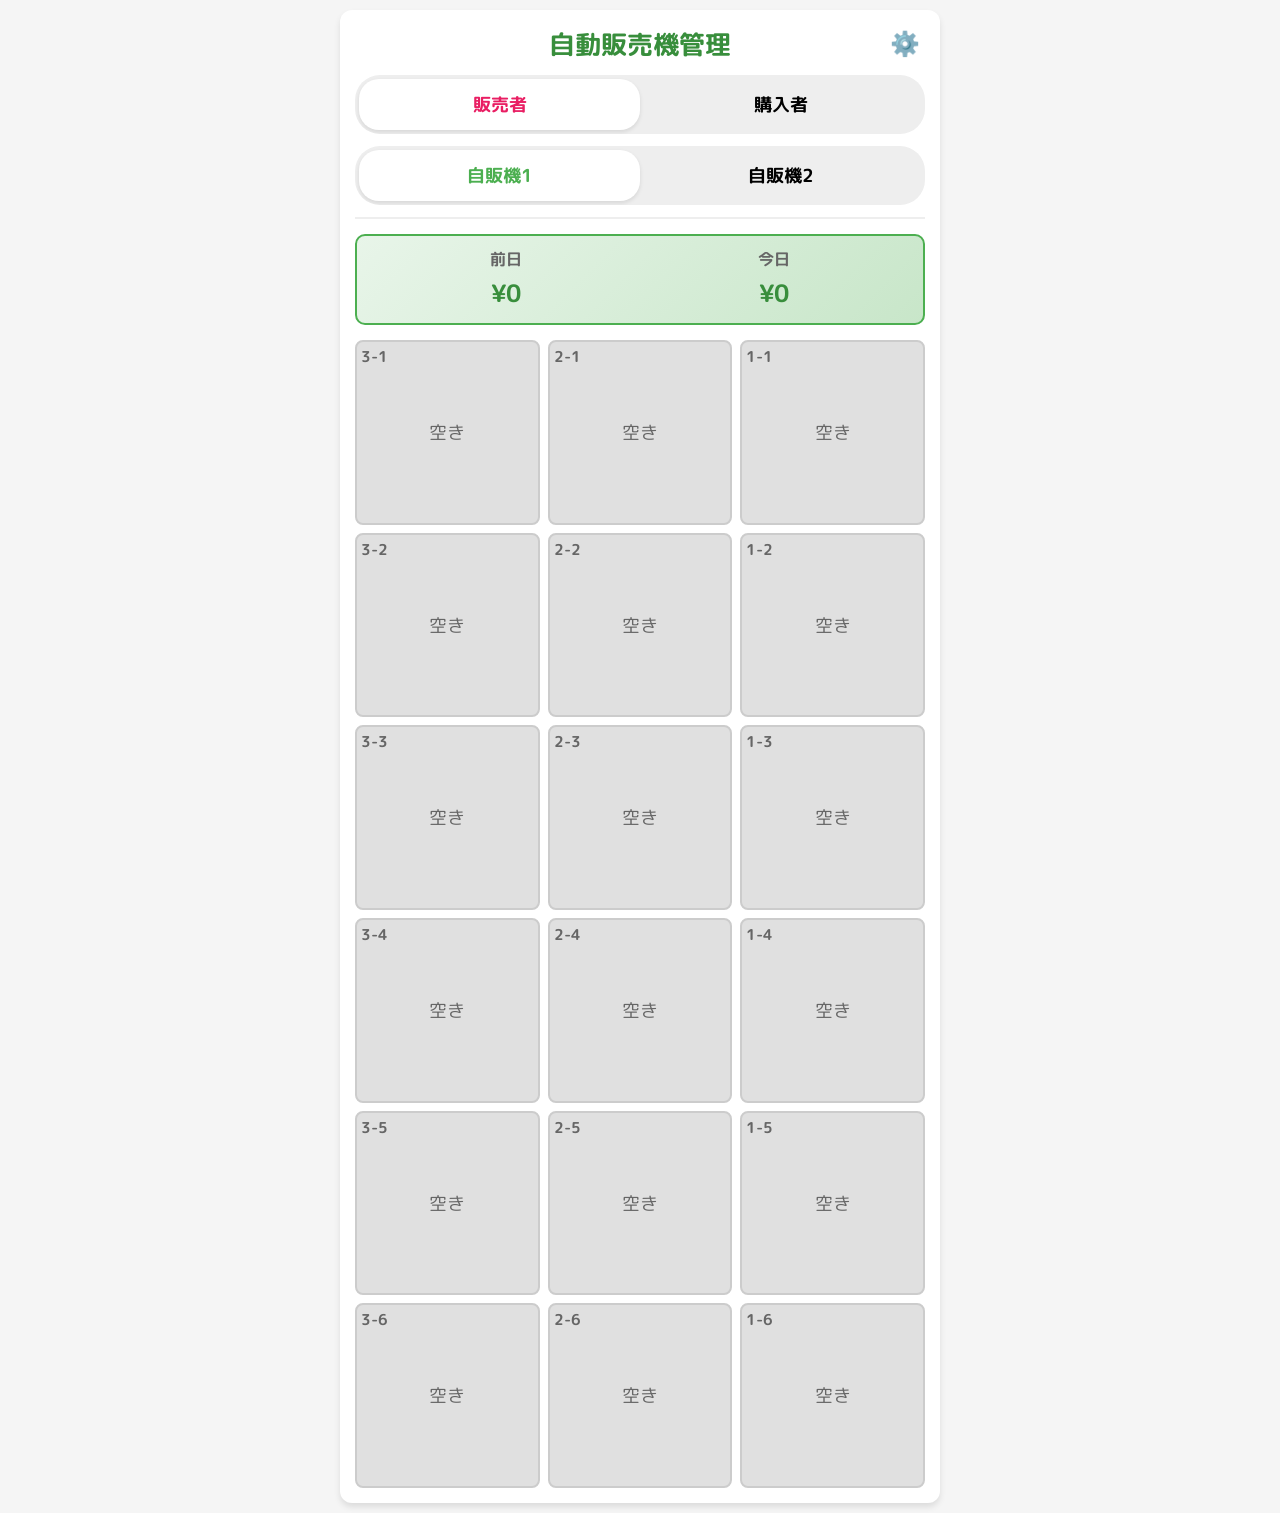
<file: jihanki_standalone.html>
<!DOCTYPE html>
<html lang="ja">

<head>
    <meta charset="UTF-8">
    <meta name="viewport" content="width=device-width, initial-scale=1.0, user-scalable=no">
    <title>自動販売機管理</title>
    <link rel="preconnect" href="https://fonts.googleapis.com">
    <link rel="preconnect" href="https://fonts.gstatic.com" crossorigin>
    <link href="https://fonts.googleapis.com/css2?family=M+PLUS+Rounded+1c:wght@400;700&display=swap" rel="stylesheet">
    <style>
        :root {
            --primary-color: #4CAF50;
            --primary-dark: #388E3C;
            --secondary-color: #8BC34A;
            --accent-color: #FFC107;
            --danger-color: #f44336;
            --text-color: #333;
            --bg-color: #f5f5f5;
            --locker-bg: #fff;
            --locker-empty: #e0e0e0;
            --locker-border: #ccc;
            --shadow: 0 4px 6px rgba(0, 0, 0, 0.1);
            --radius: 12px;
        }

        * {
            box-sizing: border-box;
            -webkit-tap-highlight-color: transparent;
        }

        html {
            -webkit-text-size-adjust: 100%;
        }

        body {
            font-family: 'M PLUS Rounded 1c', sans-serif;
            background-color: var(--bg-color);
            color: var(--text-color);
            margin: 0;
            padding: 10px;
            display: flex;
            justify-content: center;
            min-height: 100vh;
            min-height: -webkit-fill-available;
        }

        #app {
            width: 100%;
            max-width: 600px;
            background: white;
            padding: 15px;
            border-radius: var(--radius);
            box-shadow: var(--shadow);
        }

        .activity-warning {
            background: #fff3e0;
            color: #ef6c00;
            padding: 8px;
            text-align: center;
            font-weight: bold;
            border-radius: 8px;
            border: 1px solid #ffe0b2;
            margin-bottom: 5px;
            animation: blink 2s infinite;
        }

        @keyframes blink {
            0% {
                opacity: 1;
            }

            50% {
                opacity: 0.6;
            }

            100% {
                opacity: 1;
            }
        }

        .app-header {
            display: flex;
            flex-direction: column;
            gap: 12px;
            margin-bottom: 15px;
            position: relative;
            border-bottom: 2px solid #eee;
            padding-bottom: 12px;
        }

        /* 縦向き固定の警告表示 */
        #orientation-warning {
            display: none;
            position: fixed;
            top: 0;
            left: 0;
            width: 100%;
            height: 100%;
            background: rgba(255, 255, 255, 0.98);
            z-index: 10000;
            flex-direction: column;
            justify-content: center;
            align-items: center;
            text-align: center;
            padding: 20px;
        }

        #orientation-warning .icon {
            font-size: 60px;
            margin-bottom: 20px;
            animation: rotate-hint 2s infinite;
        }

        @keyframes rotate-hint {
            0% {
                transform: rotate(0deg);
            }

            50% {
                transform: rotate(-90deg);
            }

            100% {
                transform: rotate(0deg);
            }
        }

        #orientation-warning p {
            font-weight: bold;
            font-size: 1.2rem;
            color: var(--primary-dark);
        }

        /* JS制御に変更するためメディアクエリ削除 */
        #orientation-warning {
            /* 基本スタイルは維持、表示はJSで制御 */
        }

        .app-header h1 {
            margin: 0;
            text-align: center;
            font-size: 1.6rem;
            color: var(--primary-dark);
        }

        .mode-switch,
        .machine-switch {
            display: flex;
            background: #eee;
            padding: 4px;
            border-radius: 25px;
            overflow-x: auto;
            -webkit-overflow-scrolling: touch;
        }

        .mode-btn,
        .machine-tab {
            flex: 1;
            min-width: 70px;
            border: none;
            background: transparent;
            padding: 12px 10px;
            border-radius: 20px;
            cursor: pointer;
            font-weight: bold;
            font-family: inherit;
            transition: all 0.2s;
            font-size: 1.1rem;
            white-space: nowrap;
        }

        .mode-btn.active,
        .machine-tab.active {
            background: white;
            box-shadow: 0 2px 4px rgba(0, 0, 0, 0.1);
            color: var(--primary-color);
        }

        .mode-btn.active#mode-seller {
            color: #E91E63;
        }

        .icon-btn {
            position: absolute;
            top: 0;
            right: 0;
            background: none;
            border: none;
            font-size: 1.5rem;
            cursor: pointer;
            padding: 5px;
        }

        .sales-summary {
            display: flex;
            justify-content: space-around;
            background: linear-gradient(135deg, #E8F5E9, #C8E6C9);
            border-radius: 10px;
            padding: 12px 15px;
            margin-bottom: 15px;
            border: 2px solid var(--primary-color);
        }

        .sales-summary.hidden {
            display: none;
        }

        .copy-mode-indicator {
            margin-bottom: 15px;
        }

        .sales-summary-item {
            display: flex;
            flex-direction: column;
            align-items: center;
            gap: 4px;
        }

        .sales-label {
            font-size: 1rem;
            color: #666;
            font-weight: bold;
        }

        .sales-amount {
            font-size: 1.5rem;
            font-weight: bold;
            color: var(--primary-dark);
        }

        .bulk-purchase-area {
            margin-bottom: 15px;
        }

        .bulk-purchase-area.hidden {
            display: none;
        }

        .locker-grid {
            display: grid;
            grid-template-columns: repeat(3, 1fr);
            gap: 8px;
        }

        .locker {
            aspect-ratio: 1;
            background: var(--locker-empty);
            border: 2px solid var(--locker-border);
            border-radius: 8px;
            display: flex;
            flex-direction: column;
            align-items: center;
            justify-content: center;
            cursor: pointer;
            padding: 5px;
            transition: transform 0.1s;
            user-select: none;
            position: relative;
            min-height: 90px;
        }

        .locker:active {
            transform: scale(0.95);
        }

        .locker.locked {
            background: #E8F5E9;
            border-color: var(--primary-color);
        }

        .locker-id {
            position: absolute;
            top: 4px;
            left: 4px;
            font-size: 0.95rem;
            font-weight: bold;
            color: #666;
        }

        .locker-product {
            font-weight: bold;
            font-size: 1.15rem;
            margin-bottom: 4px;
            text-align: center;
            word-break: break-all;
        }

        .locker-price {
            background: var(--primary-color);
            color: white;
            padding: 3px 8px;
            border-radius: 10px;
            font-size: 1rem;
        }

        .locker-status {
            color: #666;
            font-size: 1.1rem;
        }

        .modal {
            display: flex;
            position: fixed;
            top: 0;
            left: 0;
            width: 100%;
            height: 100%;
            background: rgba(0, 0, 0, 0.5);
            z-index: 100;
            justify-content: center;
            align-items: flex-start;
            padding-top: 20px;
            opacity: 1;
            transition: opacity 0.2s;
            overflow-y: auto;
        }

        .modal.hidden {
            display: none;
            opacity: 0;
            pointer-events: none;
        }

        .modal-content {
            background: white;
            padding: 20px;
            border-radius: var(--radius);
            width: 95%;
            max-width: 400px;
            position: relative;
            margin-bottom: 20px;
        }

        .modal-content.large-modal {
            max-width: 500px;
        }

        .close-modal {
            position: absolute;
            top: 12px;
            right: 15px;
            font-size: 1.5rem;
            cursor: pointer;
            color: #666;
            padding: 5px;
        }

        h2 {
            margin-top: 0;
            color: var(--primary-dark);
            border-bottom: 2px solid #eee;
            padding-bottom: 10px;
            font-size: 1.2rem;
        }

        .action-btn {
            width: 100%;
            padding: 16px;
            border: none;
            border-radius: 8px;
            font-size: 1.15rem;
            font-weight: bold;
            cursor: pointer;
            margin-top: 10px;
            font-family: inherit;
            touch-action: manipulation;
        }

        .action-btn:disabled {
            background: #ccc;
            cursor: not-allowed;
        }

        .action-btn.primary {
            background: var(--secondary-color);
            color: #fff;
        }

        .action-btn.success {
            background: var(--primary-color);
            color: #fff;
        }

        .action-btn.warning {
            background: var(--accent-color);
            color: #333;
        }

        .action-btn.danger {
            background: var(--danger-color);
            color: #fff;
        }

        .price-display {
            font-size: 1.8rem;
            font-weight: bold;
            color: var(--primary-dark);
            text-align: center;
            margin: 10px 0;
        }

        .selected-price {
            text-align: center;
            font-size: 1.1rem;
            margin: 10px 0;
        }

        .selected-price span {
            font-weight: bold;
            color: var(--primary-dark);
            font-size: 1.3rem;
        }

        .price-button-grid {
            display: grid;
            grid-template-columns: repeat(3, 1fr);
            gap: 8px;
            margin: 10px 0;
        }

        .price-btn {
            padding: 15px 10px;
            border: 2px solid var(--primary-color);
            border-radius: 8px;
            background: white;
            color: var(--primary-color);
            font-size: 1.1rem;
            font-weight: bold;
            cursor: pointer;
            font-family: inherit;
            transition: all 0.15s;
        }

        .price-btn:active,
        .price-btn.selected {
            background: var(--primary-color);
            color: white;
        }

        .preset-grid {
            display: grid;
            grid-template-columns: repeat(2, 1fr);
            gap: 8px;
            margin: 10px 0;
        }

        .preset-btn {
            padding: 12px 8px;
            border: 1px solid #ddd;
            border-radius: 8px;
            background: white;
            cursor: pointer;
            font-family: inherit;
            font-size: 0.95rem;
            transition: background 0.2s;
        }

        .preset-btn:active {
            background: #f0f0f0;
        }

        .preset-btn.selected {
            background: var(--primary-color);
            color: white;
            border-color: var(--primary-color);
        }

        .custom-input-area input,
        .add-preset-form input {
            width: 100%;
            padding: 12px;
            border: 1px solid #ddd;
            border-radius: 6px;
            font-family: inherit;
            font-size: 1rem;
            margin-top: 8px;
        }

        .tabs {
            display: flex;
            gap: 5px;
            margin-bottom: 15px;
            border-bottom: 1px solid #ddd;
            overflow-x: auto;
            -webkit-overflow-scrolling: touch;
        }

        .tab-btn {
            padding: 8px 10px;
            border: none;
            background: none;
            cursor: pointer;
            font-family: inherit;
            opacity: 0.6;
            border-bottom: 3px solid transparent;
            white-space: nowrap;
            font-size: 0.9rem;
        }

        .tab-btn.active {
            opacity: 1;
            border-bottom-color: var(--primary-color);
            font-weight: bold;
        }

        .tab-content {
            display: none;
        }

        .tab-content.active {
            display: block;
        }

        .machine-actions {
            display: flex;
            flex-direction: column;
            gap: 10px;
            margin-top: 15px;
        }

        .sales-controls {
            display: flex;
            justify-content: space-between;
            align-items: center;
            margin-bottom: 10px;
            flex-wrap: wrap;
            gap: 10px;
        }

        .sales-controls select {
            padding: 8px;
            border-radius: 6px;
            border: 1px solid #ddd;
            font-family: inherit;
        }

        .sales-list-container {
            max-height: 250px;
            overflow-y: auto;
            border: 1px solid #eee;
            border-radius: 6px;
            -webkit-overflow-scrolling: touch;
        }

        #sales-table {
            width: 100%;
            border-collapse: collapse;
            font-size: 0.85rem;
        }

        #sales-table th,
        #sales-table td {
            padding: 8px 6px;
            text-align: left;
            border-bottom: 1px solid #eee;
        }

        #sales-table th {
            background: #f9f9f9;
        }

        .delete-record-btn {
            background: #ffebee;
            color: var(--danger-color);
            border: none;
            padding: 5px 8px;
            border-radius: 4px;
            cursor: pointer;
            font-size: 0.8rem;
        }

        .preset-list-item {
            display: flex;
            justify-content: space-between;
            padding: 10px;
            border-bottom: 1px solid #eee;
            align-items: center;
        }

        .remove-preset-btn {
            color: var(--danger-color);
            background: none;
            border: none;
            cursor: pointer;
            font-size: 1.2rem;
            padding: 5px;
        }

        .hidden {
            display: none !important;
        }

        .copy-mode-indicator {
            background: linear-gradient(135deg, #e3f2fd, #bbdefb);
            border: 2px solid #2196F3;
            border-radius: 8px;
            padding: 10px 15px;
            display: flex;
            justify-content: space-between;
            align-items: center;
            gap: 10px;
            font-size: 0.9rem;
        }

        .copy-mode-indicator span {
            flex: 1;
        }

        .cancel-copy-btn {
            background: #fff;
            border: 1px solid #2196F3;
            color: #2196F3;
            padding: 6px 12px;
            border-radius: 6px;
            cursor: pointer;
            font-family: inherit;
            font-size: 0.85rem;
        }

        .locker.copy-target {
            border: 3px dashed #2196F3 !important;
            animation: pulse-border 1s infinite;
        }

        @keyframes pulse-border {

            0%,
            100% {
                border-color: #2196F3;
            }

            50% {
                border-color: #90CAF9;
            }
        }

        /* Machine Settings & General Settings */
        .setting-item {
            padding: 15px 0;
        }

        .setting-desc {
            font-size: 0.85rem;
            color: #666;
            margin-top: 8px;
        }

        hr {
            border: none;
            border-top: 1px solid #eee;
        }

        .text-danger {
            color: var(--danger-color);
            font-size: 0.9rem;
            font-weight: bold;
        }

        /* Toggle Switch */
        .toggle-container {
            display: flex;
            justify-content: space-between;
            align-items: center;
            cursor: pointer;
            font-weight: bold;
        }

        .toggle-container input {
            display: none;
        }

        .checkmark {
            position: relative;
            width: 50px;
            height: 26px;
            background-color: #ccc;
            border-radius: 13px;
            transition: background-color 0.2s;
        }

        .checkmark::after {
            content: "";
            position: absolute;
            width: 22px;
            height: 22px;
            background-color: white;
            border-radius: 50%;
            top: 2px;
            left: 2px;
            transition: transform 0.2s;
        }

        input:checked+.checkmark {
            background-color: var(--primary-color);
        }

        input:checked+.checkmark::after {
            transform: translateX(24px);
        }

        .cloud-setting {
            display: flex;
            gap: 10px;
            margin-top: 5px;
        }

        .cloud-setting input {
            flex: 1;
            padding: 10px;
            border: 1px solid #ddd;
            border-radius: 8px;
            font-size: 0.9rem;
        }

        .cloud-setting .action-btn {
            width: auto;
            margin: 0;
            padding: 10px 15px;
        }

        /* Undo Notification */
        .undo-notification {
            position: fixed;
            bottom: 20px;
            left: 50%;
            transform: translateX(-50%);
            background: rgba(0, 0, 0, 0.8);
            color: white;
            padding: 12px 20px;
            border-radius: 30px;
            display: flex;
            align-items: center;
            gap: 15px;
            z-index: 1000;
            box-shadow: 0 4px 12px rgba(0, 0, 0, 0.2);
            font-size: 0.95rem;
        }

        .undo-notification button {
            background: var(--accent-color);
            border: none;
            color: #333;
            padding: 5px 12px;
            border-radius: 15px;
            font-weight: bold;
            cursor: pointer;
            font-family: inherit;
        }

        @media (max-width: 400px) {
            .locker-product {
                font-size: 0.85rem;
            }

            .locker-price {
                font-size: 0.75rem;
            }

            .price-btn {
                padding: 12px 8px;
                font-size: 1rem;
            }

            .preset-btn {
                padding: 10px 6px;
                font-size: 0.85rem;
            }
        }
    </style>
</head>

<body>
    <div id="orientation-warning">
        <div class="icon">📱</div>
        <p>画面を縦向きにして<br>ご利用ください</p>
    </div>
    <div id="app">
        <header class="app-header">
            <div id="activity-warning" class="activity-warning hidden">⚠️ 他のユーザーが操作中かもしれません</div>
            <h1>自動販売機管理</h1>
            <div class="mode-switch">
                <button id="mode-seller" class="mode-btn active">販売者</button>
                <button id="mode-buyer" class="mode-btn">購入者</button>
            </div>
            <div id="machine-switch" class="machine-switch">
            </div>
            <button id="menu-btn" class="icon-btn" aria-label="メニュー">⚙️</button>
        </header>

        <main class="vending-machine">
            <div id="sales-summary" class="sales-summary hidden">
                <div class="sales-summary-item">
                    <span class="sales-label">前日</span>
                    <span id="yesterday-sales" class="sales-amount">¥0</span>
                </div>
                <div class="sales-summary-item">
                    <span class="sales-label">今日</span>
                    <span id="today-sales" class="sales-amount">¥0</span>
                </div>
            </div>
            <div id="bulk-purchase-area" class="bulk-purchase-area hidden">
                <button id="bulk-purchase-btn" class="action-btn warning">この自販機の商品を一括購入</button>
            </div>
            <div id="copy-mode-indicator" class="copy-mode-indicator hidden">
                <span>📋 コピー中: <strong id="copy-product-info"></strong></span>
                <button id="cancel-copy-btn" class="cancel-copy-btn">完了</button>
            </div>
            <div id="locker-grid" class="locker-grid">
            </div>
        </main>

        <div id="buyer-modal" class="modal hidden">
            <div class="modal-content">
                <span class="close-modal">&times;</span>
                <h2 id="buyer-product-name">商品名</h2>
                <p id="buyer-product-price" class="price-display">¥0</p>
                <div class="coin-slot-area">
                    <p>投入金額: <span id="inserted-amount">0</span>円</p>
                    <button id="insert-coin-btn" class="action-btn primary">100円投入</button>
                </div>
                <button id="unlock-btn" class="action-btn success" disabled>解錠して取り出す</button>
            </div>
        </div>

        <div id="seller-modal" class="modal hidden">
            <div class="modal-content">
                <span class="close-modal">&times;</span>
                <h2>商品登録</h2>
                <div class="preset-area">
                    <p>商品名を選択:</p>
                    <div id="preset-buttons" class="preset-grid">
                    </div>
                    <div class="custom-input-area">
                        <input type="text" id="custom-product-name" placeholder="直接入力も可能">
                    </div>
                </div>
                <div class="price-setting-area">
                    <p>価格設定:</p>
                    <div id="price-buttons" class="price-button-grid">
                    </div>
                    <p class="selected-price">選択中: <span id="setting-price">¥100</span></p>
                </div>
                <div class="seller-actions">
                    <button id="register-btn" class="action-btn success">登録して施錠</button>
                    <button id="copy-product-btn" class="action-btn primary hidden">この商品をコピー</button>
                    <button id="admin-purchase-btn" class="action-btn warning hidden">管理者購入 (硬貨不要)</button>
                    <button id="clear-locker-btn" class="action-btn danger hidden">取下げ (売上なし)</button>
                </div>
            </div>
        </div>

        <div id="admin-modal" class="modal hidden">
            <div class="modal-content large-modal">
                <span class="close-modal">&times;</span>
                <h2>管理メニュー</h2>

                <div class="tabs">
                    <button class="tab-btn active" data-tab="sales">売上管理</button>
                    <button class="tab-btn" data-tab="machines">自販機設定</button>
                    <button class="tab-btn" data-tab="presets">プリセット</button>
                    <button class="tab-btn" data-tab="data">データ</button>
                </div>

                <div id="tab-sales" class="tab-content active">
                    <div class="sales-controls">
                        <select id="sales-period">
                            <option value="daily">日別</option>
                            <option value="monthly">月別</option>
                        </select>
                        <span id="total-sales">合計: ¥0</span>
                    </div>
                    <div class="sales-list-container">
                        <table id="sales-table">
                            <thead>
                                <tr>
                                    <th>日時</th>
                                    <th>商品</th>
                                    <th>金額</th>
                                    <th>操作</th>
                                </tr>
                            </thead>
                            <tbody id="sales-table-body">
                            </tbody>
                        </table>
                    </div>
                </div>

                <div id="tab-machines" class="tab-content">
                    <div class="setting-item">
                        <label class="toggle-container">
                            <span>ワンクリック購入モード</span>
                            <input type="checkbox" id="one-click-toggle">
                            <span class="checkmark"></span>
                        </label>
                        <p class="setting-desc">購入時に投入金額の操作をスキップし、タップですぐにカギを開けます。</p>
                    </div>
                    <hr>
                    <div class="setting-item">
                        <p>クラウド同期（Googleスプレッドシート）</p>
                        <div class="cloud-sync-controls" style="margin-bottom: 15px;">
                            <label class="toggle-container">
                                <span>自動同期を有効にする</span>
                                <input type="checkbox" id="auto-sync-toggle">
                                <span class="checkmark"></span>
                            </label>
                            <button id="manual-sync-btn" class="action-btn success"
                                style="margin-top: 10px; width: 100%;">クラウドから最新データを取得</button>
                        </div>
                        <div id="cloud-url-display-area" class="cloud-setting">
                            <input type="password" id="cloud-url-input" placeholder="GAS WebアプリのURL" readonly>
                            <button id="edit-cloud-url-btn" class="action-btn primary">編集</button>
                        </div>
                        <div id="cloud-url-edit-area" class="cloud-setting hidden">
                            <input type="text" id="cloud-url-edit-input" placeholder="URLを貼り付け">
                            <button id="save-cloud-url-btn" class="action-btn success">保存</button>
                        </div>
                        <p class="setting-desc">URLを設定すると、複数端末で在庫や売上が共有されます。</p>
                    </div>
                    <hr>
                    <div class="setting-item">
                        <p>現在の自販機台数: <strong id="machine-count">2</strong>台</p>
                        <div class="machine-actions">
                            <button id="add-machine-btn" class="action-btn primary">自販機を追加</button>
                            <button id="remove-machine-btn" class="action-btn danger">最後の自販機を削除</button>
                        </div>
                    </div>
                </div>

                <div id="tab-presets" class="tab-content">
                    <div id="edit-preset-list" class="preset-list">
                    </div>
                    <div class="add-preset-form">
                        <input type="text" id="new-preset-name" placeholder="新しい野菜名">
                        <button id="add-preset-btn" class="action-btn">追加</button>
                    </div>
                </div>

                <div id="tab-data" class="tab-content">
                    <div class="setting-item">
                        <p>データをJSONファイルとして保存・復元できます。</p>
                        <div class="data-actions">
                            <button id="download-data-btn" class="action-btn primary">データをダウンロード</button>
                            <div class="upload-area">
                                <input type="file" id="upload-data-input" accept=".json">
                                <button id="upload-data-btn" class="action-btn warning">データを取り込み</button>
                            </div>
                        </div>
                    </div>
                    <hr>
                    <div class="setting-item">
                        <p><strong>クラウド同期の設定方法:</strong><br>
                            1. Googleスプレッドシートを作成し、拡張機能のApps Scriptに専用コードを貼り付けます。<br>
                            2. Webアプリとしてデプロイし、発行されたURLを「自販機設定」タブに入力してください。<br>
                            ※詳細は <code>GAS_INSTRUCTIONS.md</code> を参照してください。</p>
                    </div>
                    <hr>
                    <div class="setting-item">
                        <p class="text-danger">⚠️ 売上履歴をリセットします（在庫は維持されます）。</p>
                        <button id="clear-all-sales-btn" class="action-btn danger">売上データをすべて削除</button>
                    </div>
                </div>
            </div>
        </div>

    </div>

    <script>
        const STORAGE_KEY = 'vending_machine_data';
        const DEFAULT_PRESETS = ['大玉トマト', '中玉トマト', 'ミニトマト', 'レタス', 'いちご', 'キュウリ'];
        const TOTAL_ROWS = 6;
        const TOTAL_COLS = 3;
        const PRICE_OPTIONS = [100, 200, 300, 400, 500, 600, 700, 800, 900];

        // 状態管理
        let state = {
            data: {
                lockers: [],
                sales: [],
                presets: [...DEFAULT_PRESETS],
                machineCount: 2,
                cloudUrl: '', // クラウド同期URL
                autoSync: true
            },
            currentMachine: 1,
            mode: 'seller',
            selectedLockerId: null,
            tempPrice: 100,
            tempAmount: 0,
            copyMode: false,
            copyProduct: null,
            oneClickMode: false,
            lastPurchase: null,
            isSyncing: false,       // 送信中フラグ
            lastLocalEditTime: 0    // 最終操作時刻
        };

        document.addEventListener('DOMContentLoaded', () => {
            loadData();
            initLockers();
            renderApp();
            setupEventListeners();

            // クラウド設定があれば初回同期
            if (state.data.cloudUrl) {
                fetchFromCloud();
            }

            // 定期同期設定 (30秒ごと)
            setInterval(() => {
                const isModalOpen = Array.from(document.querySelectorAll('.modal')).some(m => !m.classList.contains('hidden'));

                if (state.data.cloudUrl && state.data.autoSync && !state.copyMode && !isModalOpen) {
                    fetchFromCloud(true);
                }
            }, 30000);

            // 画面の向きを縦にロック
            if (screen.orientation && screen.orientation.lock) {
                screen.orientation.lock('portrait').catch(err => {
                    console.log('Orientation lock failed:', err);
                });
            }
        });

        function loadData() {
            const json = localStorage.getItem(STORAGE_KEY);
            if (json) {
                try {
                    const parsed = JSON.parse(json);
                    state.data = { ...state.data, ...parsed };
                    if (state.data.autoSync === undefined) state.data.autoSync = true;
                    if (!state.data.presets) state.data.presets = [...DEFAULT_PRESETS];
                    if (!state.data.machineCount) state.data.machineCount = 2;
                } catch (e) {
                    console.error('データ読み込みエラー', e);
                }
            }
        }

        function saveData() {
            state.lastLocalEditTime = Date.now(); // 操作時刻を記録
            localStorage.setItem(STORAGE_KEY, JSON.stringify(state.data));
            if (state.data.cloudUrl) {
                pushToCloud();
            }
        }

        function initLockers() {
            const isOrderCorrect = state.data.lockers.length > 0 &&
                state.data.lockers[0].col === 3 &&
                state.data.lockers[0].row === 1;

            if (state.data.lockers.length === 0 || !state.data.lockers[0].coordNum || !isOrderCorrect) {
                if (state.data.lockers.length > 0) {
                    sortLockersCorrectly();
                } else {
                    state.data.lockers = [];
                    for (let m = 1; m <= state.data.machineCount; m++) {
                        createLockers(m);
                    }
                }
            } else {
                const existingMachineIds = new Set(state.data.lockers.map(l => l.machineId));
                for (let m = 1; m <= state.data.machineCount; m++) {
                    if (!existingMachineIds.has(m)) createLockers(m);
                }
            }
            saveDataLocally();
        }

        function sortLockersCorrectly() {
            state.data.lockers.sort((a, b) => {
                if (a.machineId !== b.machineId) return a.machineId - b.machineId;
                if (a.row !== b.row) return a.row - b.row;
                return b.col - a.col;
            });
        }

        function createLockers(m) {
            // 右上が1-1になるよう、[3列, 2列, 1列]の順で生成する
            for (let r = 1; r <= TOTAL_ROWS; r++) {
                for (let c = 3; c >= 1; c--) {
                    state.data.lockers.push({
                        id: `${m}-${r}-${c}`,
                        machineId: m, machineNum: m,
                        row: r, col: c,
                        coordNum: `${c}-${r}`,
                        isLocked: false, productName: '', price: 0, insertedAmount: 0
                    });
                }
            }
        }

        function renderApp() {
            renderHeader();
            renderMachineTabs();
            renderLockers();
            renderBulkPurchaseArea();
            renderSalesSummary();
            renderCopyModeIndicator();
            renderAdminSales();
            renderAdminPresets();
            renderMachineSettings();
            renderDataSettings();
        }

        function renderHeader() {
            document.querySelectorAll('.mode-btn').forEach(btn => btn.classList.remove('active'));
            document.getElementById(state.mode === 'buyer' ? 'mode-buyer' : 'mode-seller').classList.add('active');
        }

        function renderMachineTabs() {
            const container = document.getElementById('machine-switch');
            container.innerHTML = '';
            for (let m = 1; m <= state.data.machineCount; m++) {
                const btn = document.createElement('button');
                btn.className = `machine-tab ${m === state.currentMachine ? 'active' : ''}`;
                btn.dataset.machine = m;
                btn.textContent = `自販機${m}`;
                btn.onclick = () => {
                    state.currentMachine = m;
                    renderApp();
                };
                container.appendChild(btn);
            }
        }

        function renderLockers() {
            const grid = document.getElementById('locker-grid');
            grid.innerHTML = '';
            const targetLockers = state.data.lockers.filter(l => l.machineId === state.currentMachine);
            targetLockers.forEach(locker => {
                const el = document.createElement('div');
                let classes = 'locker';
                if (locker.isLocked) classes += ' locked';
                if (state.copyMode && !locker.isLocked) classes += ' copy-target';
                el.className = classes;
                el.dataset.id = locker.id;
                el.onclick = () => handleLockerClick(locker);

                const idSpan = document.createElement('span');
                idSpan.className = 'locker-id';
                idSpan.textContent = locker.coordNum;

                const contentDiv = document.createElement('div');
                contentDiv.style.textAlign = 'center';
                contentDiv.style.width = '100%';

                if (locker.isLocked) {
                    contentDiv.innerHTML = `
                        <div class="locker-product">${escapeHtml(locker.productName)}</div>
                        <div class="locker-price">¥${locker.price}</div>
                    `;
                } else {
                    contentDiv.innerHTML = `<span class="locker-status">空き</span>`;
                }

                el.append(idSpan, contentDiv);
                grid.appendChild(el);
            });
        }

        function renderBulkPurchaseArea() {
            const area = document.getElementById('bulk-purchase-area');
            const btn = document.getElementById('bulk-purchase-btn');
            if (state.mode === 'seller') {
                const hasProducts = state.data.lockers.some(l => l.machineId === state.currentMachine && l.isLocked);
                if (hasProducts) {
                    area.classList.remove('hidden');
                    // コピーモード中は無効化
                    btn.disabled = state.copyMode;
                } else {
                    area.classList.add('hidden');
                }
            } else {
                area.classList.add('hidden');
            }
        }

        function renderSalesSummary() {
            const summary = document.getElementById('sales-summary');
            const yesterdayEl = document.getElementById('yesterday-sales');
            const todayEl = document.getElementById('today-sales');

            if (state.mode === 'seller') {
                summary.classList.remove('hidden');
                const now = new Date();
                const today = new Date(now.getFullYear(), now.getMonth(), now.getDate());
                const yesterday = new Date(today.getTime() - 24 * 60 * 60 * 1000);

                let todayTotal = 0;
                let yesterdayTotal = 0;

                state.data.sales.forEach(sale => {
                    const saleDate = new Date(sale.date);
                    const saleDateOnly = new Date(saleDate.getFullYear(), saleDate.getMonth(), saleDate.getDate());
                    if (saleDateOnly.getTime() === today.getTime()) {
                        todayTotal += sale.price;
                    } else if (saleDateOnly.getTime() === yesterday.getTime()) {
                        yesterdayTotal += sale.price;
                    }
                });

                yesterdayEl.textContent = `¥${yesterdayTotal.toLocaleString()}`;
                todayEl.textContent = `¥${todayTotal.toLocaleString()}`;
            } else {
                summary.classList.add('hidden');
            }
        }

        function setupEventListeners() {
            document.getElementById('mode-buyer').onclick = () => setMode('buyer');
            document.getElementById('mode-seller').onclick = () => setMode('seller');
            document.getElementById('menu-btn').onclick = () => openModal('admin-modal');

            document.querySelectorAll('.close-modal').forEach(btn => {
                btn.onclick = () => closeModal();
            });

            window.onclick = (event) => {
                if (event.target.classList.contains('modal')) {
                    closeModal();
                }
            };

            document.getElementById('insert-coin-btn').onclick = () => {
                state.tempAmount += 100;
                updateBuyerModalUI();
            };
            document.getElementById('unlock-btn').onclick = processPurchase;

            document.getElementById('register-btn').onclick = registerProduct;
            document.getElementById('admin-purchase-btn').onclick = processAdminPurchase;
            document.getElementById('clear-locker-btn').onclick = clearLocker;
            document.getElementById('copy-product-btn').onclick = startCopyMode;
            document.getElementById('cancel-copy-btn').onclick = cancelCopyMode;
            document.getElementById('bulk-purchase-btn').onclick = processBulkPurchase;

            const tabs = document.querySelectorAll('.tab-btn');
            tabs.forEach(tab => {
                tab.onclick = () => {
                    document.querySelectorAll('.tab-btn').forEach(t => t.classList.remove('active'));
                    document.querySelectorAll('.tab-content').forEach(c => c.classList.remove('active'));
                    tab.classList.add('active');
                    document.getElementById(`tab-${tab.dataset.tab}`).classList.add('active');
                };
            });

            document.getElementById('add-preset-btn').onclick = addPreset;
            document.getElementById('add-machine-btn').onclick = addMachine;
            document.getElementById('remove-machine-btn').onclick = removeMachine;
            document.getElementById('download-data-btn').onclick = downloadData;
            document.getElementById('upload-data-btn').onclick = () => document.getElementById('upload-data-input').click();
            document.getElementById('upload-data-input').onchange = uploadData;
            document.getElementById('sales-period').onchange = renderAdminSales;
        }

        function setMode(mode) {
            state.mode = mode;
            renderApp();
        }

        function handleLockerClick(locker) {
            state.selectedLockerId = locker.id;
            if (state.copyMode) {
                if (!locker.isLocked) {
                    // 空きロッカーにコピーを貼り付け
                    pasteProduct(locker);
                } else {
                    // コピーした（同じ内容の）商品をもう一度クリックで空きに戻す
                    if (state.copyProduct &&
                        locker.productName === state.copyProduct.productName &&
                        locker.price === state.copyProduct.price) {

                        updateLocker(locker.id, {
                            isLocked: false,
                            productName: '',
                            price: 0,
                            insertedAmount: 0
                        });
                        saveData();
                        renderApp();
                    }
                }
                return;
            }
            if (state.mode === 'seller') {
                openSellerModal(locker);
            } else {
                if (locker.isLocked) {
                    if (state.oneClickMode) {
                        processQuickPurchase(locker);
                    } else {
                        openBuyerModal(locker);
                    }
                }
            }
        }

        function openSellerModal(locker) {
            const productNameInput = document.getElementById('custom-product-name');
            const adminPurchaseBtn = document.getElementById('admin-purchase-btn');
            const clearBtn = document.getElementById('clear-locker-btn');
            const registerBtn = document.getElementById('register-btn');
            const copyBtn = document.getElementById('copy-product-btn');

            renderPresetButtons();
            renderPriceButtons();

            if (locker.isLocked) {
                productNameInput.value = locker.productName;
                state.tempPrice = locker.price;
                adminPurchaseBtn.classList.remove('hidden');
                clearBtn.classList.remove('hidden');
                copyBtn.classList.remove('hidden');
                registerBtn.textContent = "更新";
            } else {
                productNameInput.value = '';
                state.tempPrice = 100;
                adminPurchaseBtn.classList.add('hidden');
                clearBtn.classList.add('hidden');
                copyBtn.classList.add('hidden');
                registerBtn.textContent = "登録して施錠";
            }

            updatePriceDisplay();
            updatePriceButtonSelection();
            openModal('seller-modal');
        }

        function renderCopyModeIndicator() {
            const indicator = document.getElementById('copy-mode-indicator');
            const productInfo = document.getElementById('copy-product-info');
            if (state.copyMode && state.copyProduct) {
                indicator.classList.remove('hidden');
                productInfo.textContent = `${state.copyProduct.productName} ¥${state.copyProduct.price}`;
            } else {
                indicator.classList.add('hidden');
            }
        }

        function startCopyMode() {
            const locker = state.data.lockers.find(l => l.id === state.selectedLockerId);
            if (!locker || !locker.isLocked) return;
            state.copyMode = true;
            state.copyProduct = {
                productName: locker.productName,
                price: locker.price
            };
            closeModal();
            renderApp();
        }

        function cancelCopyMode() {
            state.copyMode = false;
            state.copyProduct = null;
            renderApp();
        }

        function pasteProduct(locker) {
            if (!state.copyProduct) return;
            updateLocker(locker.id, {
                isLocked: true,
                productName: state.copyProduct.productName,
                price: state.copyProduct.price,
                insertedAmount: 0
            });
            saveData();
            renderApp();
        }

        function renderPresetButtons() {
            const container = document.getElementById('preset-buttons');
            container.innerHTML = '';
            state.data.presets.forEach(p => {
                const btn = document.createElement('button');
                btn.textContent = p;
                btn.className = 'preset-btn';
                btn.onclick = () => {
                    document.getElementById('custom-product-name').value = p;
                    document.querySelectorAll('.preset-btn').forEach(b => b.classList.remove('selected'));
                    btn.classList.add('selected');
                };
                container.appendChild(btn);
            });
        }

        function renderPriceButtons() {
            const container = document.getElementById('price-buttons');
            container.innerHTML = '';
            PRICE_OPTIONS.forEach(price => {
                const btn = document.createElement('button');
                btn.textContent = `¥${price}`;
                btn.className = 'price-btn';
                btn.dataset.price = price;
                btn.onclick = () => {
                    state.tempPrice = price;
                    updatePriceDisplay();
                    updatePriceButtonSelection();
                };
                container.appendChild(btn);
            });
        }

        function updatePriceButtonSelection() {
            document.querySelectorAll('.price-btn').forEach(btn => {
                btn.classList.toggle('selected', parseInt(btn.dataset.price) === state.tempPrice);
            });
        }

        function updatePriceDisplay() {
            document.getElementById('setting-price').textContent = `¥${state.tempPrice}`;
        }

        function registerProduct() {
            const name = document.getElementById('custom-product-name').value;
            if (!name) {
                alert('商品名を入力してください');
                return;
            }
            if (state.tempPrice <= 0) {
                alert('価格を選択してください');
                return;
            }
            updateLocker(state.selectedLockerId, {
                isLocked: true,
                productName: name,
                price: state.tempPrice,
                insertedAmount: 0
            });
            saveData();
            closeModal();
            renderApp();
        }

        function clearLocker() {
            if (!confirm('本当に取り下げますか？（売上には計上されません）')) return;
            updateLocker(state.selectedLockerId, {
                isLocked: false,
                productName: '',
                price: 0,
                insertedAmount: 0
            });
            saveData();
            closeModal();
            renderApp();
        }

        function processAdminPurchase() {
            const locker = state.data.lockers.find(l => l.id === state.selectedLockerId);
            if (!locker) return;
            addSalesRecord(locker.productName, locker.price, locker.machineId);
            updateLocker(state.selectedLockerId, {
                isLocked: false,
                productName: '',
                price: 0,
                insertedAmount: 0
            });
            saveData();
            closeModal();
            renderApp();
            alert('硬貨不要で購入処理しました（売上に計上されました）');
        }

        function processBulkPurchase() {
            const machineLockers = state.data.lockers.filter(l => l.machineId === state.currentMachine && l.isLocked);
            if (machineLockers.length === 0) {
                alert('この自販機には商品がありません');
                return;
            }
            const totalAmount = machineLockers.reduce((sum, l) => sum + l.price, 0);
            const productCount = machineLockers.length;
            if (!confirm(`自販機${state.currentMachine}の商品を一括購入しますか？\n\n商品数: ${productCount}個\n合計金額: ¥${totalAmount}\n\n※すべての商品が売上に計上され、ロッカーは空になります。`)) {
                return;
            }
            machineLockers.forEach(locker => {
                addSalesRecord(locker.productName, locker.price, locker.machineId, null, locker.machineNum, locker.coordNum);
                updateLocker(locker.id, {
                    isLocked: false,
                    productName: '',
                    price: 0,
                    insertedAmount: 0
                });
            });
            saveData();
            renderApp();
            alert(`一括購入が完了しました\n\n売上: ¥${totalAmount}`);
        }

        function openBuyerModal(locker) {
            state.tempAmount = 0;
            document.getElementById('buyer-product-name').textContent = locker.productName;
            document.getElementById('buyer-product-price').textContent = `¥${locker.price}`;
            updateBuyerModalUI(locker);
            openModal('buyer-modal');
        }

        function updateBuyerModalUI(locker = null) {
            if (!locker) {
                locker = state.data.lockers.find(l => l.id === state.selectedLockerId);
            }
            document.getElementById('inserted-amount').textContent = state.tempAmount;
            const unlockBtn = document.getElementById('unlock-btn');
            if (state.tempAmount >= locker.price) {
                unlockBtn.disabled = false;
                unlockBtn.textContent = "解錠して取り出す";
            } else {
                unlockBtn.disabled = true;
                unlockBtn.textContent = `あと${locker.price - state.tempAmount}円不足`;
            }
        }

        function processPurchase() {
            const locker = state.data.lockers.find(l => l.id === state.selectedLockerId);
            if (!locker) return;
            addSalesRecord(locker.productName, locker.price, locker.machineId, null, locker.machineNum, locker.coordNum);
            updateLocker(state.selectedLockerId, {
                isLocked: false,
                productName: '',
                price: 0,
                insertedAmount: 0
            });
            saveData();
            closeModal();
            renderApp();
            alert('ありがとうございます！商品をお取りください。');
        }

        // -- ワンクリック購入 (Quick Purchase) --

        function processQuickPurchase(locker) {
            const saleId = Date.now() + Math.random();
            addSalesRecord(locker.productName, locker.price, locker.machineId, saleId, locker.machineNum, locker.coordNum);

            // ロッカーを空にする
            updateLocker(locker.id, {
                isLocked: false,
                productName: '',
                price: 0,
                insertedAmount: 0
            });

            // Undo用に記録
            state.lastPurchase = {
                lockerId: locker.id,
                saleId: saleId,
                productName: locker.productName,
                price: locker.price,
                machineId: locker.machineId
            };

            saveData();
            renderApp();
            showUndoNotification();
        }

        function showUndoNotification() {
            const existing = document.getElementById('undo-notification');
            if (existing) existing.remove();

            const el = document.createElement('div');
            el.id = 'undo-notification';
            el.className = 'undo-notification';
            el.innerHTML = `
                <span>購入しました</span>
                <button onclick="undoPurchase()">元に戻す</button>
            `;
            document.body.appendChild(el);

            // 5秒後に消す
            setTimeout(() => {
                if (el.parentNode) el.remove();
            }, 5000);
        }

        window.undoPurchase = function () {
            if (!state.lastPurchase) return;

            const lp = state.lastPurchase;
            // 売上記録を削除
            state.data.sales = state.data.sales.filter(s => s.id !== lp.saleId);

            // ロッカーを復元
            updateLocker(lp.lockerId, {
                isLocked: true,
                productName: lp.productName,
                price: lp.price,
                insertedAmount: 0
            });

            state.lastPurchase = null;
            const el = document.getElementById('undo-notification');
            if (el) el.remove();

            saveData();
            renderApp();
            alert('購入を取り消しました');
        };


        // -- クラウド通信ロジック --

        async function fetchFromCloud(silent = false) {
            if (!state.data.cloudUrl) return;

            // 操作中、または操作直後（5秒以内）は読み込まない
            if (state.isSyncing) return;
            if (Date.now() - state.lastLocalEditTime < 5000) return;

            if (!silent) console.log('Fetching from cloud...');
            try {
                state.isSyncing = true;
                const response = await fetch(state.data.cloudUrl, { cache: 'no-store' });
                const cloudData = await response.json();

                // 受信中にもし操作があったら破棄
                if (Date.now() - state.lastLocalEditTime < 3000) {
                    state.isSyncing = false;
                    return;
                }
                if (cloudData && cloudData.lockers) {
                    // 他ユーザーのアクティビティ確認
                    if (cloudData.lastActiveTime) {
                        const diff = Date.now() - cloudData.lastActiveTime;
                        state.otherUserActive = diff < 60000;
                        const warningEl = document.getElementById('activity-warning');
                        if (warningEl) warningEl.classList.toggle('hidden', !state.otherUserActive);
                    }

                    // 設定の同期
                    if (cloudData.oneClickMode !== undefined) {
                        state.oneClickMode = (cloudData.oneClickMode === true || cloudData.oneClickMode === "true");
                    }

                    // ローカルデータをクラウドのもので更新（日付化対策 & ソート）
                    state.data.lockers = (cloudData.lockers || []).map(l => {
                        if (!(l.coordNum && typeof l.coordNum === 'string' && l.coordNum.includes('-'))) {
                            if (l.row && l.col) l.coordNum = `${l.col}-${l.row}`;
                        }
                        l.machineId = parseInt(l.machineId);
                        l.row = parseInt(l.row);
                        l.col = parseInt(l.col);
                        return l;
                    });
                    sortLockersCorrectly();

                    state.data.sales = cloudData.sales || [];
                    state.data.presets = cloudData.presets || state.data.presets;
                    state.data.machineCount = parseInt(cloudData.machineCount) || state.data.machineCount;

                    initLockers();
                    saveDataLocally();
                    renderApp();
                    if (!silent) console.log('Cloud sync complete');
                }
            } catch (err) {
                console.error('Cloud fetch error:', err);
                if (!silent) alert('クラウドからのデータ取得に失敗しました。');
            } finally {
                state.isSyncing = false;
            }
        }

        async function pushToCloud() {
            if (!state.data.cloudUrl) return;
            state.isSyncing = true;
            const payload = {
                lockers: state.data.lockers,
                sales: state.data.sales,
                presets: state.data.presets,
                machineCount: state.data.machineCount,
                oneClickMode: state.oneClickMode
            };
            try {
                await fetch(state.data.cloudUrl, {
                    method: 'POST',
                    mode: 'no-cors',
                    headers: { 'Content-Type': 'application/json' },
                    body: JSON.stringify(payload)
                });
                console.log('Pushed to cloud');
            } catch (err) {
                console.error('Cloud push error:', err);
            } finally {
                state.isSyncing = false;
            }
        }

        function saveDataLocally() {
            localStorage.setItem(STORAGE_KEY, JSON.stringify(state.data));
        }

        function updateLocker(id, Updates) {
            const idx = state.data.lockers.findIndex(l => l.id === id);
            if (idx !== -1) {
                state.data.lockers[idx] = { ...state.data.lockers[idx], ...Updates };
            }
        }

        function getJSTDateTime() {
            const now = new Date();
            const jstNow = new Date(now.getTime() + (9 * 60 * 60 * 1000));
            return jstNow.toISOString().replace('T', ' ').replace(/\..+/, '');
        }

        function addSalesRecord(name, price, machineId, id = null, machineNum = null, coordNum = null) {
            state.data.sales.push({
                id: id || (Date.now() + Math.random()),
                date: getJSTDateTime(),
                productName: name,
                price: price,
                machineId: machineId,
                machineNum: machineNum,
                coordNum: coordNum
            });
        }

        function openModal(id) {
            document.getElementById(id).classList.remove('hidden');
        }

        function closeModal() {
            document.querySelectorAll('.modal').forEach(m => m.classList.add('hidden'));
        }

        function escapeHtml(str) {
            if (!str) return '';
            return str.replace(/[&<>"']/g, function (m) {
                return {
                    '&': '&amp;',
                    '<': '&lt;',
                    '>': '&gt;',
                    '"': '&quot;',
                    "'": '&#039;'
                }[m];
            });
        }

        function renderAdminSales() {
            const tbody = document.getElementById('sales-table-body');
            const totalEl = document.getElementById('total-sales');
            const period = document.getElementById('sales-period').value;
            tbody.innerHTML = '';
            let filtered = [...state.data.sales];
            const now = new Date();

            if (period === 'monthly') {
                filtered = filtered.filter(s => {
                    const d = new Date(s.date);
                    return d.getMonth() === now.getMonth() && d.getFullYear() === now.getFullYear();
                });
            } else {
                filtered = filtered.filter(s => {
                    const d = new Date(s.date);
                    return d.getDate() === now.getDate() && d.getMonth() === now.getMonth() && d.getFullYear() === now.getFullYear();
                });
            }

            filtered.sort((a, b) => new Date(b.date) - new Date(a.date));

            let sum = 0;
            filtered.forEach(sale => {
                sum += sale.price;
                const tr = document.createElement('tr');
                const d = new Date(sale.date);
                const dateStr = `${d.getMonth() + 1}/${d.getDate()} ${d.getHours()}:${String(d.getMinutes()).padStart(2, '0')}`;
                const locInfo = sale.coordNum ? `<small style="color:#888">[自販機${sale.machineNum || sale.machineId} ${sale.coordNum}]</small>` : '';
                tr.innerHTML = `
                    <td>${dateStr}</td>
                    <td>${escapeHtml(sale.productName)} ${locInfo}</td>
                    <td>¥${sale.price}</td>
                    <td><button class="delete-record-btn" onclick="deleteSale(${sale.id})">削除</button></td>
                `;
                tbody.appendChild(tr);
            });
            totalEl.textContent = `合計: ¥${sum}`;
        }

        window.deleteSale = function (id) {
            if (!confirm('この売上記録を削除しますか？')) return;
            state.data.sales = state.data.sales.filter(s => String(s.id) !== String(id));
            saveData();
            renderApp();
        };

        function clearAllSales() {
            if (!confirm('すべての売上データを削除しますか？\n（テストデータの消去などに使用してください）')) return;
            state.data.sales = [];
            saveData();
            renderApp();
            alert('売上データをすべて削除しました');
        }

        function renderAdminPresets() {
            const list = document.getElementById('edit-preset-list');
            list.innerHTML = '';
            state.data.presets.forEach((p, index) => {
                const div = document.createElement('div');
                div.className = 'preset-list-item';
                div.innerHTML = `
                    <span>${escapeHtml(p)}</span>
                    <button class="remove-preset-btn" onclick="removePreset(${index})">&times;</button>
                `;
                list.appendChild(div);
            });
        }

        function addPreset() {
            const input = document.getElementById('new-preset-name');
            const val = input.value.trim();
            if (val) {
                state.data.presets.push(val);
                input.value = '';
                saveData();
                renderAdminPresets();
            }
        }

        window.removePreset = function (index) {
            if (!confirm('削除しますか？')) return;
            state.data.presets.splice(index, 1);
            saveData();
            renderAdminPresets();
        };

        function renderMachineSettings() {
            document.getElementById('machine-count').textContent = state.data.machineCount;
            document.getElementById('one-click-toggle').checked = state.oneClickMode;
        }

        function renderMachineSettings() {
            document.getElementById('machine-count').textContent = state.data.machineCount;
            document.getElementById('one-click-toggle').checked = state.oneClickMode;
        }

        function renderDataSettings() {
            // データ系のUI更新があればここ
        }

        function addMachine() {
            state.data.machineCount++;
            const m = state.data.machineCount;
            for (let r = 1; r <= TOTAL_ROWS; r++) {
                for (let c = 1; c <= TOTAL_COLS; c++) {
                    state.data.lockers.push({
                        id: `${m}-${r}-${c}`,
                        machineId: m,
                        row: r,
                        col: c,
                        isLocked: false,
                        productName: '',
                        price: 0,
                        insertedAmount: 0
                    });
                }
            }
            saveData();
            renderApp();
            alert(`自販機${m}を追加しました`);
        }

        function removeMachine() {
            if (state.data.machineCount <= 1) {
                alert('最低1台は必要です');
                return;
            }
            const m = state.data.machineCount;
            const machineLockers = state.data.lockers.filter(l => l.machineId === m);
            const hasProducts = machineLockers.some(l => l.isLocked);

            if (hasProducts) {
                if (!confirm(`自販機${m}には商品が入っています。削除すると商品データも消えますが、よろしいですか？`)) {
                    return;
                }
            } else {
                if (!confirm(`自販機${m}を削除しますか？`)) {
                    return;
                }
            }

            state.data.lockers = state.data.lockers.filter(l => l.machineId !== m);
            state.data.machineCount--;

            if (state.currentMachine > state.data.machineCount) {
                state.currentMachine = 1;
            }

            saveData();
            renderApp();
            alert(`自販機${m}を削除しました`);
        }

        function downloadData() {
            const dataStr = "data:text/json;charset=utf-8," + encodeURIComponent(JSON.stringify(state.data));
            const downloadAnchorNode = document.createElement('a');
            downloadAnchorNode.setAttribute("href", dataStr);
            downloadAnchorNode.setAttribute("download", "vending_machine_data.json");
            document.body.appendChild(downloadAnchorNode);
            downloadAnchorNode.click();
            downloadAnchorNode.remove();
        }

        function uploadData() {
            const input = document.getElementById('upload-data-input');
            const file = input.files[0];
            if (!file) return;

            const reader = new FileReader();
            reader.onload = function (e) {
                try {
                    const json = JSON.parse(e.target.result);
                    if (json && json.lockers) {
                        state.data = json;
                        if (!state.data.machineCount) {
                            const maxMachine = Math.max(...state.data.lockers.map(l => l.machineId));
                            state.data.machineCount = maxMachine || 2;
                        }
                        saveData();
                        renderApp();
                        alert('データを取り込みました');
                    } else {
                        alert('データ形式が正しくありません');
                    }
                } catch (err) {
                    console.error(err);
                    alert('ファイルの読み込みに失敗しました');
                }
                input.value = '';
            };
            reader.readAsText(file);
        }

        // ---------------------------------------------------------
        // 画面の向き制御 (JS実装)
        // ---------------------------------------------------------
        function initOrientationControl() {
            const warningEl = document.getElementById('orientation-warning');
            if (!warningEl) return;

            const checkOrientation = () => {
                // 1. 入力中（キーボード表示中）は警告を出さない
                const activeTag = document.activeElement ? document.activeElement.tagName : '';
                if (activeTag === 'INPUT' || activeTag === 'TEXTAREA') {
                    warningEl.classList.remove('visible');
                    document.body.style.overflow = '';
                    return;
                }

                // 2. 向きの判定
                let isLandscape = false;

                // Modern API
                if (screen.orientation && screen.orientation.type) {
                    isLandscape = screen.orientation.type.includes('landscape');
                }
                // iOS / Older WebKit
                else if (typeof window.orientation !== 'undefined') {
                    isLandscape = (Math.abs(window.orientation) === 90);
                }
                // Fallback (サイズ比)
                else {
                    isLandscape = (window.innerWidth > window.innerHeight);
                }

                // 3. PC（幅広かつ高さもある）の場合は除外したいが、
                // 今回の要件は「スマホで横にしたら警告」なので、
                // 画面幅がモバイルサイズ(900px以下)の場合のみ警告を出す
                if (window.innerWidth > 900) {
                    isLandscape = false;
                }

                // 4. 表示切り替え
                if (isLandscape) {
                    warningEl.classList.add('visible');
                    document.body.style.overflow = 'hidden';
                } else {
                    warningEl.classList.remove('visible');
                    document.body.style.overflow = '';
                }
            };

            window.addEventListener('resize', checkOrientation);
            window.addEventListener('orientationchange', checkOrientation);

            document.addEventListener('focusin', () => {
                warningEl.classList.remove('visible');
                document.body.style.overflow = '';
            });

            document.addEventListener('focusout', () => {
                setTimeout(checkOrientation, 300);
            });

            checkOrientation();
        }

        document.addEventListener('DOMContentLoaded', initOrientationControl);
    </script>
</body>

</html>
</file>
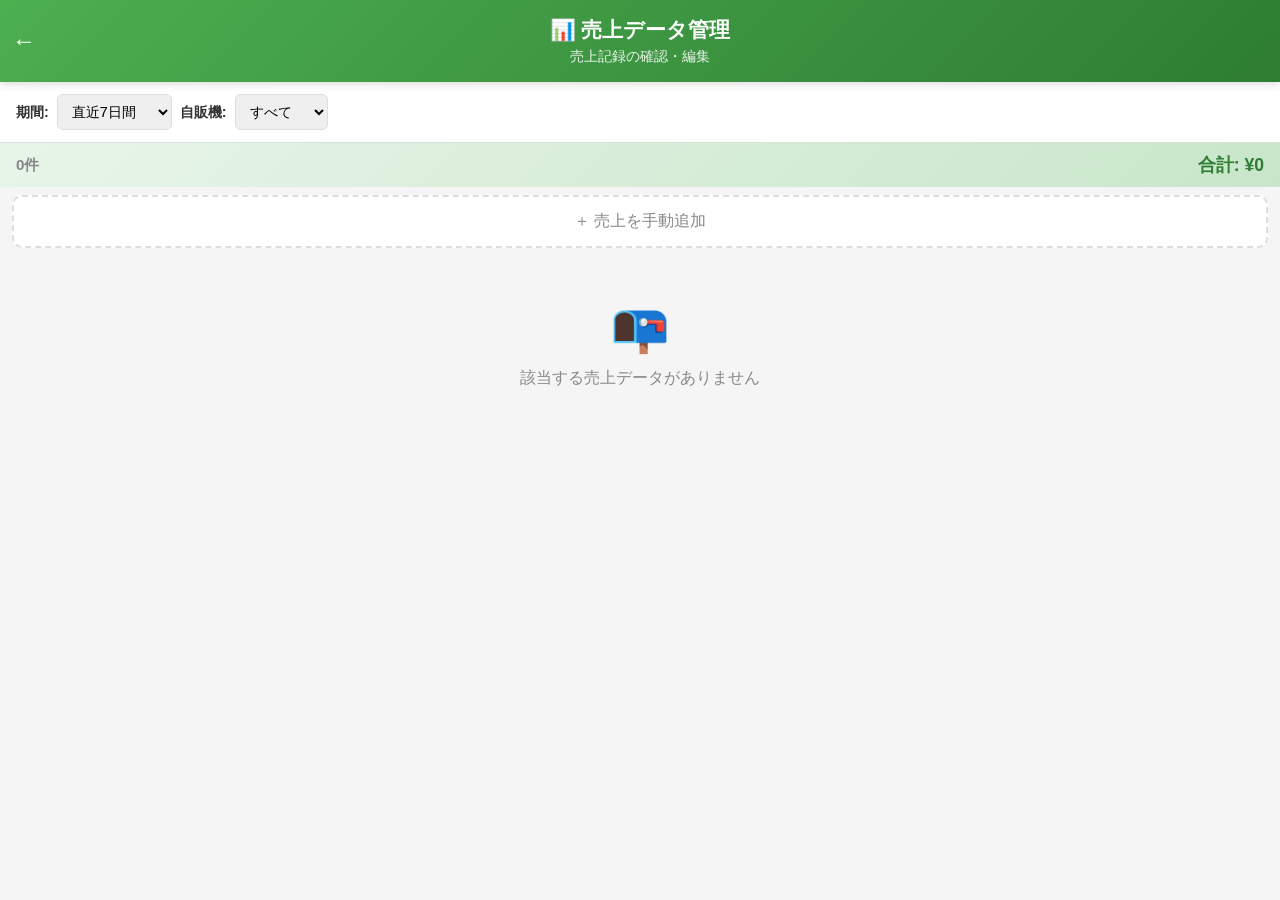
<file: sales-admin.html>
<!DOCTYPE html>
<html lang="ja">
<head>
    <meta charset="UTF-8">
    <meta name="viewport" content="width=device-width, initial-scale=1.0">
    <title>売上データ管理</title>
    <style>
        :root {
            --primary: #4CAF50;
            --primary-dark: #2E7D32;
            --danger: #E53935;
            --warning: #FF9800;
            --bg: #f5f5f5;
            --card-bg: #fff;
            --border: #ddd;
            --text: #333;
            --text-light: #888;
        }

        * {
            box-sizing: border-box;
            margin: 0;
            padding: 0;
        }

        body {
            font-family: -apple-system, BlinkMacSystemFont, 'Segoe UI', Roboto, sans-serif;
            background: var(--bg);
            color: var(--text);
            padding: 0;
            min-height: 100vh;
        }

        /* ヘッダー */
        .header {
            background: linear-gradient(135deg, var(--primary), var(--primary-dark));
            color: white;
            padding: 16px 20px;
            text-align: center;
            position: sticky;
            top: 0;
            z-index: 100;
            box-shadow: 0 2px 8px rgba(0,0,0,0.15);
        }

        .header h1 {
            font-size: 1.3rem;
            margin-bottom: 4px;
        }

        .header-sub {
            font-size: 0.85rem;
            opacity: 0.9;
        }

        .back-link {
            position: absolute;
            left: 12px;
            top: 50%;
            transform: translateY(-50%);
            color: white;
            text-decoration: none;
            font-size: 1.5rem;
        }

        /* コントロールバー */
        .controls {
            padding: 12px 16px;
            background: var(--card-bg);
            border-bottom: 1px solid var(--border);
            display: flex;
            gap: 8px;
            align-items: center;
            flex-wrap: wrap;
        }

        .controls label {
            font-size: 0.9rem;
            font-weight: bold;
            white-space: nowrap;
        }

        .controls select,
        .controls input[type="date"] {
            padding: 8px 10px;
            border: 1px solid var(--border);
            border-radius: 6px;
            font-size: 0.9rem;
            font-family: inherit;
        }

        .summary-bar {
            padding: 10px 16px;
            background: linear-gradient(135deg, #E8F5E9, #C8E6C9);
            display: flex;
            justify-content: space-between;
            align-items: center;
            font-weight: bold;
            font-size: 0.95rem;
        }

        .summary-bar .count {
            color: var(--text-light);
        }

        .summary-bar .total {
            color: var(--primary-dark);
            font-size: 1.1rem;
        }

        /* 売上カード（モバイルフレンドリー） */
        .sales-list {
            padding: 8px 12px;
        }

        .sale-card {
            background: var(--card-bg);
            border: 1px solid var(--border);
            border-radius: 10px;
            margin-bottom: 8px;
            overflow: hidden;
            transition: box-shadow 0.2s;
        }

        .sale-card.editing {
            border-color: var(--primary);
            box-shadow: 0 2px 12px rgba(76, 175, 80, 0.2);
        }

        .sale-card.deleted {
            opacity: 0.4;
            text-decoration: line-through;
        }

        /* 表示モード */
        .sale-display {
            display: flex;
            align-items: center;
            padding: 12px 14px;
            gap: 10px;
        }

        .sale-date {
            font-size: 0.8rem;
            color: var(--text-light);
            min-width: 70px;
            line-height: 1.3;
        }

        .sale-info {
            flex: 1;
        }

        .sale-product {
            font-weight: bold;
            font-size: 0.95rem;
            margin-bottom: 2px;
        }

        .sale-meta {
            font-size: 0.75rem;
            color: var(--text-light);
        }

        .sale-price {
            font-weight: bold;
            font-size: 1.1rem;
            color: var(--primary-dark);
            white-space: nowrap;
        }

        .sale-bonus {
            font-size: 1rem;
        }

        .sale-actions {
            display: flex;
            gap: 4px;
            margin-left: 8px;
        }

        /* 編集モード */
        .sale-edit-form {
            padding: 12px 14px;
            display: none;
            flex-direction: column;
            gap: 8px;
        }

        .sale-card.editing .sale-display {
            display: none;
        }

        .sale-card.editing .sale-edit-form {
            display: flex;
        }

        .edit-row {
            display: flex;
            gap: 8px;
            align-items: center;
        }

        .edit-row label {
            font-size: 0.8rem;
            color: var(--text-light);
            min-width: 50px;
            white-space: nowrap;
        }

        .edit-row input,
        .edit-row select {
            flex: 1;
            padding: 8px 10px;
            border: 1px solid var(--border);
            border-radius: 6px;
            font-size: 0.95rem;
            font-family: inherit;
        }

        .edit-row input:focus,
        .edit-row select:focus {
            outline: none;
            border-color: var(--primary);
        }

        .edit-buttons {
            display: flex;
            gap: 8px;
            justify-content: flex-end;
            margin-top: 4px;
        }

        /* ボタン共通 */
        .btn {
            border: none;
            border-radius: 6px;
            padding: 8px 16px;
            font-size: 0.85rem;
            font-weight: bold;
            cursor: pointer;
            font-family: inherit;
            transition: opacity 0.2s;
        }

        .btn:active {
            opacity: 0.7;
        }

        .btn-icon {
            padding: 6px 10px;
            font-size: 1rem;
            background: transparent;
            border: 1px solid var(--border);
            border-radius: 6px;
            cursor: pointer;
        }

        .btn-primary {
            background: var(--primary);
            color: white;
        }

        .btn-danger {
            background: var(--danger);
            color: white;
        }

        .btn-cancel {
            background: #eee;
            color: var(--text);
        }

        .btn-add {
            width: 100%;
            padding: 14px;
            font-size: 1rem;
            background: var(--card-bg);
            border: 2px dashed var(--border);
            border-radius: 10px;
            color: var(--text-light);
            cursor: pointer;
            margin-bottom: 12px;
        }

        .btn-add:active {
            background: #f0f0f0;
        }

        /* フッター */
        .footer-actions {
            padding: 12px 16px;
            background: var(--card-bg);
            border-top: 1px solid var(--border);
            position: sticky;
            bottom: 0;
            display: flex;
            gap: 8px;
        }

        .footer-actions .btn {
            flex: 1;
            padding: 14px;
            font-size: 1rem;
        }

        /* 変更マーカー */
        .sale-card.modified {
            border-left: 4px solid var(--warning);
        }

        .sale-card.new-record {
            border-left: 4px solid var(--primary);
        }

        /* 空状態 */
        .empty-state {
            text-align: center;
            padding: 40px 20px;
            color: var(--text-light);
        }

        .empty-state .emoji {
            font-size: 3rem;
            margin-bottom: 12px;
        }

        /* 保存通知 */
        .toast {
            position: fixed;
            bottom: 80px;
            left: 50%;
            transform: translateX(-50%);
            background: #333;
            color: white;
            padding: 12px 24px;
            border-radius: 25px;
            font-size: 0.9rem;
            z-index: 200;
            opacity: 0;
            transition: opacity 0.3s;
            pointer-events: none;
        }

        .toast.show {
            opacity: 1;
        }

        /* チェックボックス風トグル */
        .bonus-toggle-small {
            width: 18px;
            height: 18px;
            cursor: pointer;
        }
    </style>
</head>
<body>
    <header class="header">
        <a href="index.html" class="back-link">←</a>
        <h1>📊 売上データ管理</h1>
        <div class="header-sub">売上記録の確認・編集</div>
    </header>

    <div class="controls">
        <label>期間:</label>
        <select id="period-select">
            <option value="7">直近7日間</option>
            <option value="14">直近14日間</option>
            <option value="30">直近30日間</option>
            <option value="all">すべて</option>
        </select>
        <label>自販機:</label>
        <select id="machine-select">
            <option value="all">すべて</option>
        </select>
    </div>

    <div class="summary-bar">
        <span class="count" id="record-count">0件</span>
        <span class="total" id="total-amount">合計: ¥0</span>
    </div>

    <div class="sales-list" id="sales-list">
        <!-- 売上カードがここに動的生成される -->
    </div>

    <div class="footer-actions" id="footer-actions" style="display:none;">
        <button class="btn btn-cancel" onclick="cancelAllChanges()">変更を取消</button>
        <button class="btn btn-primary" onclick="saveAllChanges()">💾 保存する</button>
    </div>

    <div class="toast" id="toast"></div>

    <script>
    // --- 定数 ---
    const STORAGE_KEY = 'vending_machine_data';

    // --- 状態管理 ---
    let appData = null;          // localStorageから読み込んだ全データ
    let originalSales = [];      // 変更前のバックアップ
    let hasChanges = false;

    // --- 初期化 ---
    document.addEventListener('DOMContentLoaded', () => {
        loadData();
        setupMachineFilter();
        renderSales();

        document.getElementById('period-select').onchange = renderSales;
        document.getElementById('machine-select').onchange = renderSales;
    });

    // --- データ読み込み ---
    function loadData() {
        try {
            const raw = localStorage.getItem(STORAGE_KEY);
            if (raw) {
                appData = JSON.parse(raw);
            }
        } catch (e) {
            console.error('データ読み込みエラー', e);
        }

        if (!appData || !appData.sales) {
            appData = { sales: [], lockers: [], presets: [], machineCount: 2 };
        }

        // 元データのバックアップ（キャンセル用）
        originalSales = JSON.parse(JSON.stringify(appData.sales));
    }

    // --- 自販機フィルター設定 ---
    function setupMachineFilter() {
        const select = document.getElementById('machine-select');
        const machineCount = appData.machineCount || 2;
        for (let i = 1; i <= machineCount; i++) {
            const opt = document.createElement('option');
            opt.value = i;
            opt.textContent = `自販機${i}`;
            select.appendChild(opt);
        }
    }

    // --- フィルタリング ---
    function getFilteredSales() {
        const periodDays = document.getElementById('period-select').value;
        const machine = document.getElementById('machine-select').value;

        let filtered = [...appData.sales];

        // 期間フィルター
        if (periodDays !== 'all') {
            const days = parseInt(periodDays);
            const cutoff = new Date();
            cutoff.setDate(cutoff.getDate() - days);
            cutoff.setHours(0, 0, 0, 0);
            filtered = filtered.filter(s => new Date(s.date) >= cutoff);
        }

        // 自販機フィルター
        if (machine !== 'all') {
            const machineId = parseInt(machine);
            filtered = filtered.filter(s => s.machineId === machineId);
        }

        // 新しい順
        filtered.sort((a, b) => new Date(b.date) - new Date(a.date));

        return filtered;
    }

    // --- 売上一覧を描画 ---
    function renderSales() {
        const list = document.getElementById('sales-list');
        const filtered = getFilteredSales();

        list.innerHTML = '';

        // 新規追加ボタン
        const addBtn = document.createElement('button');
        addBtn.className = 'btn-add';
        addBtn.textContent = '＋ 売上を手動追加';
        addBtn.onclick = addNewSale;
        list.appendChild(addBtn);

        if (filtered.length === 0) {
            list.innerHTML += `
                <div class="empty-state">
                    <div class="emoji">📭</div>
                    <p>該当する売上データがありません</p>
                </div>
            `;
            updateSummary(filtered);
            return;
        }

        // 日付ごとにグループ化
        let currentDateLabel = '';
        filtered.forEach(sale => {
            const d = new Date(sale.date);
            const dateLabel = `${d.getFullYear()}/${d.getMonth() + 1}/${d.getDate()}`;

            if (dateLabel !== currentDateLabel) {
                currentDateLabel = dateLabel;
                const dayNames = ['日', '月', '火', '水', '木', '金', '土'];
                const dayLabel = document.createElement('div');
                dayLabel.style.cssText = 'padding: 8px 4px 4px; font-weight: bold; color: #666; font-size: 0.85rem;';
                dayLabel.textContent = `${dateLabel}（${dayNames[d.getDay()]}）`;
                list.appendChild(dayLabel);
            }

            list.appendChild(createSaleCard(sale));
        });

        updateSummary(filtered);
    }

    // --- 売上カード生成 ---
    function createSaleCard(sale) {
        const card = document.createElement('div');
        card.className = 'sale-card';
        card.dataset.id = sale.id;

        const d = new Date(sale.date);
        const timeStr = `${d.getHours()}:${String(d.getMinutes()).padStart(2, '0')}`;
        const productDisplay = (sale.productName || '').replace(/\n/g, ', ');
        const bonusIcon = (sale.hasBonus === true || sale.hasBonus === 'true') ? '🎁 ' : '';
        const locInfo = sale.coordNum ? `[自販機${sale.machineNum || sale.machineId} ${sale.coordNum}]` : `[自販機${sale.machineId}]`;

        // 編集用の日時をフォーマット
        const editDate = `${d.getFullYear()}-${String(d.getMonth() + 1).padStart(2, '0')}-${String(d.getDate()).padStart(2, '0')}`;
        const editTime = `${String(d.getHours()).padStart(2, '0')}:${String(d.getMinutes()).padStart(2, '0')}`;

        card.innerHTML = `
            <div class="sale-display">
                <div class="sale-date">${timeStr}</div>
                <div class="sale-info">
                    <div class="sale-product">${bonusIcon}${escapeHtml(productDisplay)}</div>
                    <div class="sale-meta">${locInfo}</div>
                </div>
                <div class="sale-price">¥${Number(sale.price).toLocaleString()}</div>
                <div class="sale-actions">
                    <button class="btn-icon" onclick="startEdit('${sale.id}')" title="編集">✏️</button>
                    <button class="btn-icon" onclick="deleteSale('${sale.id}')" title="削除">🗑️</button>
                </div>
            </div>
            <div class="sale-edit-form">
                <div class="edit-row">
                    <label>日付</label>
                    <input type="date" class="edit-date" value="${editDate}">
                    <input type="time" class="edit-time" value="${editTime}" style="max-width:110px;">
                </div>
                <div class="edit-row">
                    <label>商品名</label>
                    <input type="text" class="edit-product" value="${escapeHtml(productDisplay)}" placeholder="商品名">
                </div>
                <div class="edit-row">
                    <label>金額</label>
                    <input type="number" class="edit-price" value="${sale.price}" min="0" step="10">
                </div>
                <div class="edit-row">
                    <label>おまけ</label>
                    <input type="checkbox" class="bonus-toggle-small edit-bonus" ${(sale.hasBonus === true || sale.hasBonus === 'true') ? 'checked' : ''}>
                </div>
                <div class="edit-buttons">
                    <button class="btn btn-cancel" onclick="cancelEdit('${sale.id}')">キャンセル</button>
                    <button class="btn btn-primary" onclick="applyEdit('${sale.id}')">適用</button>
                </div>
            </div>
        `;

        return card;
    }

    // --- サマリー更新 ---
    function updateSummary(filtered) {
        const count = document.getElementById('record-count');
        const total = document.getElementById('total-amount');
        const sum = filtered.reduce((acc, s) => acc + (Number(s.price) || 0), 0);
        count.textContent = `${filtered.length}件`;
        total.textContent = `合計: ¥${sum.toLocaleString()}`;
    }

    // --- 編集操作 ---
    function startEdit(id) {
        // 他の編集中カードを閉じる
        document.querySelectorAll('.sale-card.editing').forEach(c => c.classList.remove('editing'));
        const card = document.querySelector(`.sale-card[data-id="${id}"]`);
        if (card) card.classList.add('editing');
    }

    function cancelEdit(id) {
        const card = document.querySelector(`.sale-card[data-id="${id}"]`);
        if (card) card.classList.remove('editing');
    }

    function applyEdit(id) {
        const card = document.querySelector(`.sale-card[data-id="${id}"]`);
        if (!card) return;

        const editDate = card.querySelector('.edit-date').value;
        const editTime = card.querySelector('.edit-time').value;
        const editProduct = card.querySelector('.edit-product').value.trim();
        const editPrice = parseInt(card.querySelector('.edit-price').value) || 0;
        const editBonus = card.querySelector('.edit-bonus').checked;

        if (!editProduct) {
            alert('商品名を入力してください');
            return;
        }
        if (editPrice <= 0) {
            alert('金額を正しく入力してください');
            return;
        }

        // 日時を結合
        const newDate = new Date(`${editDate}T${editTime}:00`);
        // JST文字列に変換
        const jstStr = newDate.toISOString().replace('T', ' ').replace(/\..+/, '');

        // データ更新
        const sale = appData.sales.find(s => String(s.id) === String(id));
        if (sale) {
            sale.date = jstStr;
            sale.productName = editProduct.replace(/, /g, '\n'); // カンマ区切りを改行に戻す
            sale.price = editPrice;
            sale.hasBonus = editBonus;
            markChanged();
        }

        // 再描画
        renderSales();
        showToast('変更を適用しました（まだ保存されていません）');
    }

    // --- 削除 ---
    function deleteSale(id) {
        if (!confirm('この売上記録を削除しますか？')) return;
        appData.sales = appData.sales.filter(s => String(s.id) !== String(id));
        markChanged();
        renderSales();
        showToast('削除しました（まだ保存されていません）');
    }

    // --- 新規追加 ---
    function addNewSale() {
        const now = new Date();
        const jstStr = now.toISOString().replace('T', ' ').replace(/\..+/, '');

        const newSale = {
            id: Date.now() + Math.random(),
            date: jstStr,
            productName: '',
            price: 0,
            machineId: 1,
            machineNum: 1,
            coordNum: '',
            hasBonus: false
        };

        appData.sales.push(newSale);
        markChanged();
        renderSales();

        // 自動的に編集モードを開く
        setTimeout(() => startEdit(newSale.id), 100);
        showToast('新規レコードを追加しました');
    }

    // --- 変更管理 ---
    function markChanged() {
        hasChanges = true;
        document.getElementById('footer-actions').style.display = 'flex';
    }

    function saveAllChanges() {
        if (!confirm('変更を保存しますか？\n（ローカル＆クラウドのデータが上書きされます）')) return;

        try {
            localStorage.setItem(STORAGE_KEY, JSON.stringify(appData));
            originalSales = JSON.parse(JSON.stringify(appData.sales));
            hasChanges = false;
            document.getElementById('footer-actions').style.display = 'none';

            // クラウド同期
            if (appData.cloudUrl) {
                pushToCloud();
            } else {
                showToast('✅ ローカルに保存しました');
            }
        } catch (e) {
            console.error('保存エラー', e);
            alert('保存に失敗しました: ' + e.message);
        }
    }

    // --- クラウド同期 ---
    async function pushToCloud() {
        const payload = {
            lockers: appData.lockers,
            sales: appData.sales,
            presets: appData.presets,
            machineCount: appData.machineCount,
            oneClickMode: appData.oneClickMode
        };

        try {
            showToast('☁️ クラウドに同期中...');
            await fetch(appData.cloudUrl, {
                method: 'POST',
                mode: 'no-cors',
                headers: { 'Content-Type': 'application/json' },
                body: JSON.stringify(payload)
            });
            showToast('✅ ローカル＆クラウドに保存しました');
        } catch (err) {
            console.error('Cloud push error:', err);
            showToast('⚠️ ローカル保存済み、クラウド同期に失敗');
        }
    }

    function cancelAllChanges() {
        if (!confirm('すべての変更を取り消しますか？')) return;
        appData.sales = JSON.parse(JSON.stringify(originalSales));
        hasChanges = false;
        document.getElementById('footer-actions').style.display = 'none';
        renderSales();
        showToast('変更を取り消しました');
    }

    // --- ユーティリティ ---
    function escapeHtml(str) {
        if (!str) return '';
        return str.replace(/[&<>"']/g, m => ({
            '&': '&amp;', '<': '&lt;', '>': '&gt;', '"': '&quot;', "'": '&#039;'
        }[m]));
    }

    function showToast(message) {
        const toast = document.getElementById('toast');
        toast.textContent = message;
        toast.classList.add('show');
        setTimeout(() => toast.classList.remove('show'), 2500);
    }

    // ページ離脱時の警告
    window.onbeforeunload = function () {
        if (hasChanges) return '未保存の変更があります';
    };
    </script>
</body>
</html>
</file>
